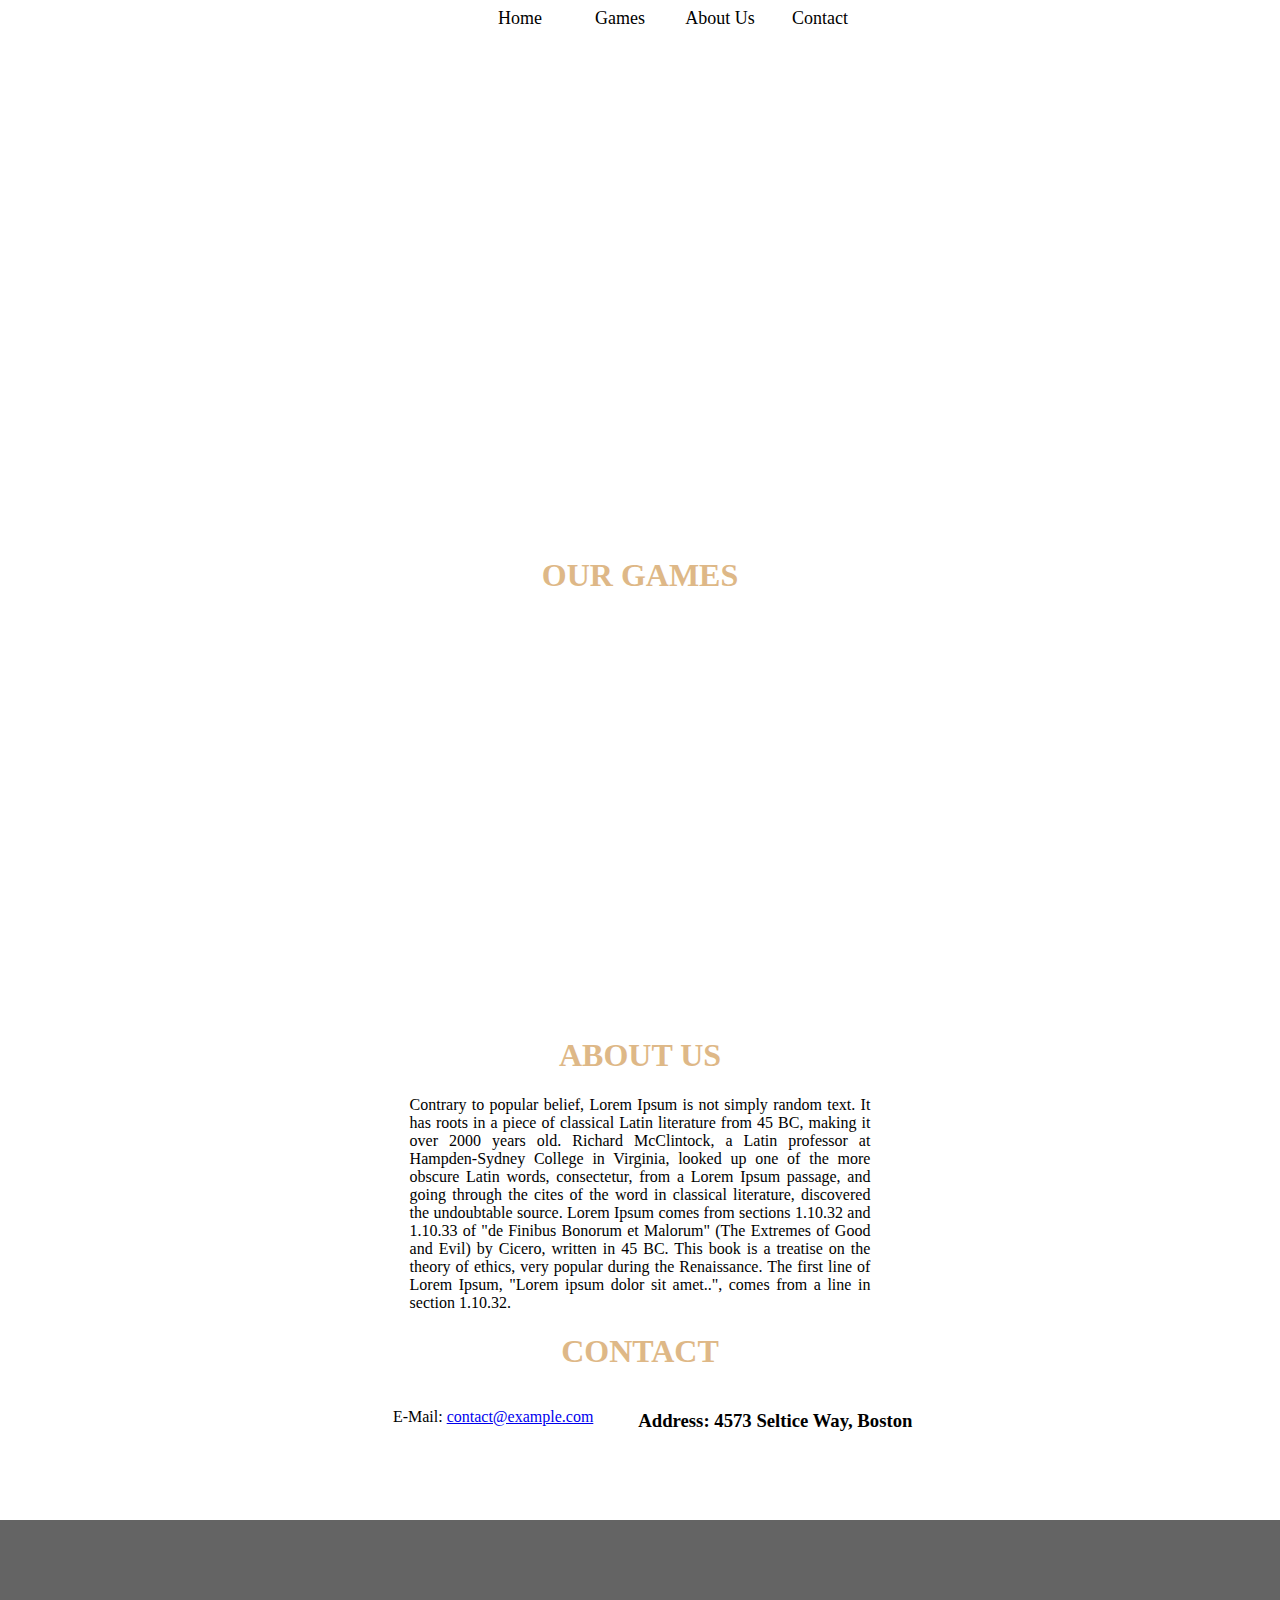
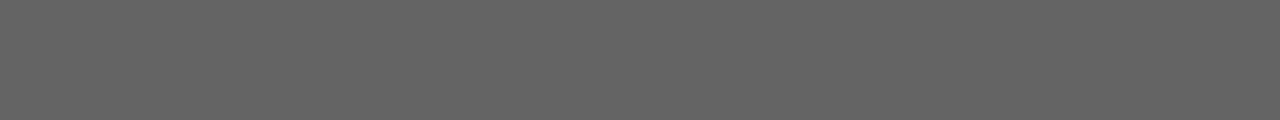
<file: gamedev-startup/index.html>
<!DOCTYPE html>
<html>
<head>
    <meta charset="utf-8" />
    <meta http-equiv="X-UA-Compatible" content="IE=edge">
    <title>Game Studio</title>
    <link rel="shortcut icon" href="favicon.png">
    <meta name="viewport" content="width=device-width, initial-scale=1">
    <link rel="stylesheet" type="text/css" media="screen" href="main.css" />
    <script src="main.js"></script>
</head>
<body>
    <div id="main">
        <div id="navbar">
            <div id="logo">
            </div>
            <div id="menubutton" onclick="scrollmenu()"></div>
            <div id="navbuttons">               
                <ul>
                    <li><a href="#contact">Contact</a></li>
                    <li><a href="#aboutus">About Us</a></li>
                    <li><a href="#ourgames">Games</a></li>
                    <li><a href="#welcome_section">Home</a></li>
                </ul>
            </div>
        </div>
        <div id="welcome_section">

        </div>
        <div id="ourgames">
            <h1>our games</h1>
            <div id="gallery">
                <div id="slider1" class="slides" ></div>
                <div id="slider2" class="slides" ></div>
                <div id="slider3" class="slides" ></div>
            </div>
        </div>
        <div id="aboutus">
            <h1>about us</h1>
            <p>Contrary to popular belief, Lorem Ipsum is not simply random text. It has roots in a piece of classical Latin literature from 45 BC, making it over 2000 years old. Richard McClintock, a Latin professor at Hampden-Sydney College in Virginia, looked up one of the more obscure Latin words, consectetur, from a Lorem Ipsum passage, and going through the cites of the word in classical literature, discovered the undoubtable source. Lorem Ipsum comes from sections 1.10.32 and 1.10.33 of "de Finibus Bonorum et Malorum" (The Extremes of Good and Evil) by Cicero, written in 45 BC. This book is a treatise on the theory of ethics, very popular during the Renaissance. The first line of Lorem Ipsum, "Lorem ipsum dolor sit amet..", comes from a line in section 1.10.32.</p>
        </div>
        <div id="contact">
            <h1>contact</h1>
            <div class="contactinfo">
                <p>E-Mail:
                <a href="mailto:contact@example.com">contact@example.com</a></p>
            </div>
            <div class="contactinfo">
                <h3>Address: 4573 Seltice Way, Boston</h3>
            </div>
        </div>
        
    </div>
    <div id="footer">

    </div>
</body>
</html>
</file>
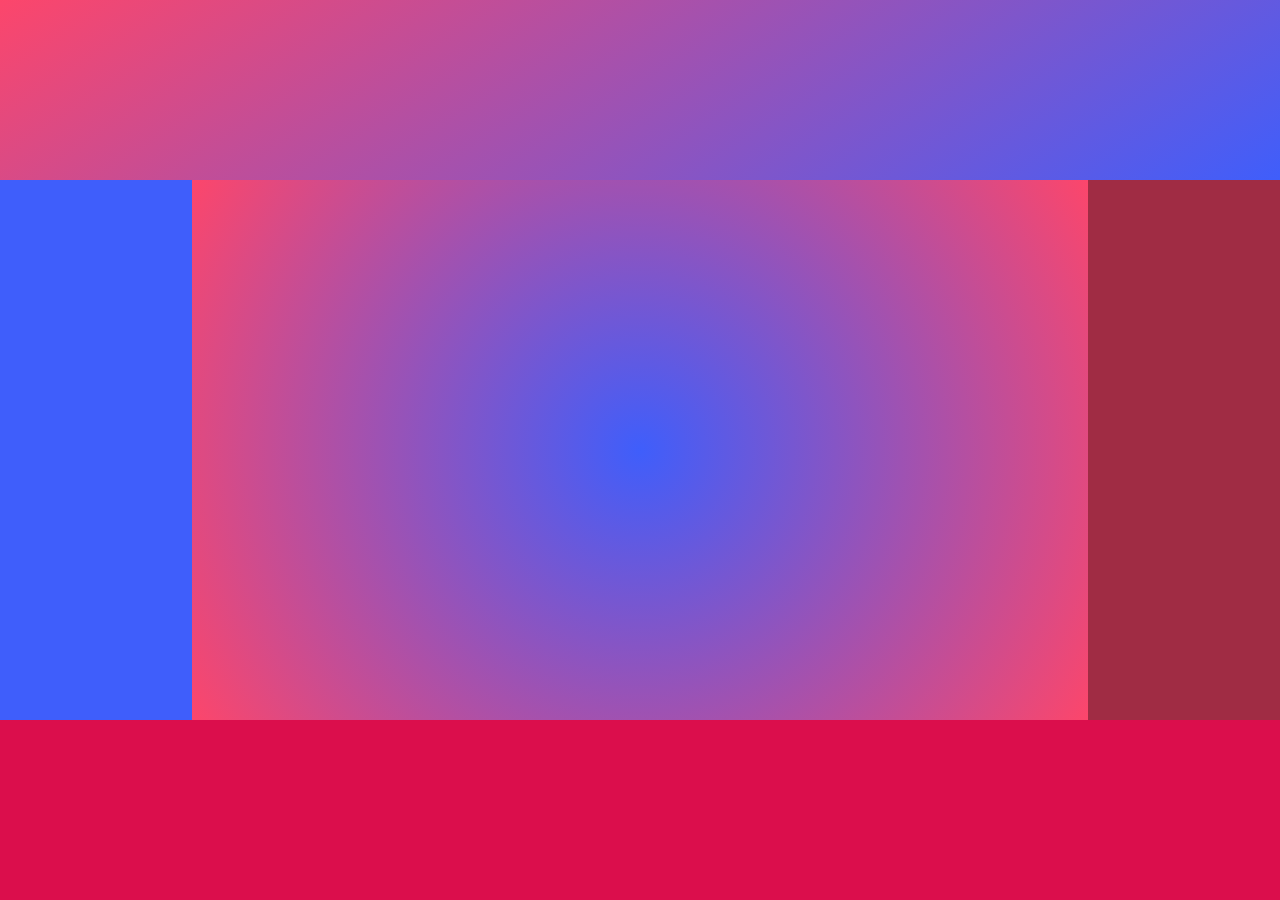
<file: l1/index.html>
<!DOCTYPE html>
<html lang="en">
<head>
    <meta charset="UTF-8">
    <meta name="viewport" content="width=device-width, initial-scale=1.0">
    <meta http-equiv="X-UA-Compatible" content="ie=edge">
    <title>My "First" web page</title>
    <link rel="stylesheet" href="style.css">
</head>
<body>
    <div id="wrapper">
        <div id="top">

        </div>
        <div id="middle">
            <div id="mleft">

            </div>
            <div id="mcenter">

            </div>
            <div id="mright">

            </div>
        </div>
        <div id="bottom">

        </div>
    </div>
</body>
</html>
</file>
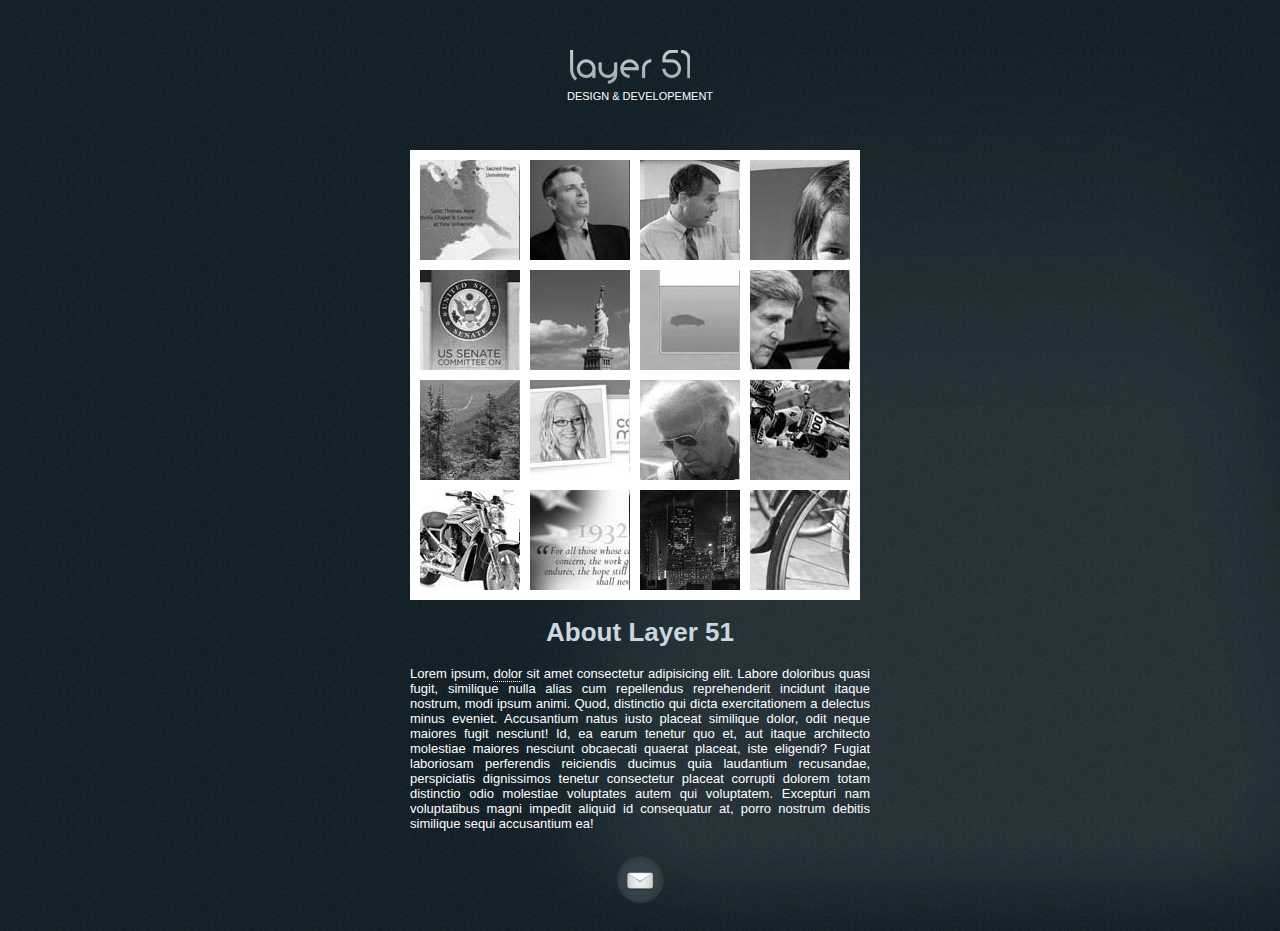
<file: l3/index.html>
<!DOCTYPE html>
<html lang="en">
<head>
    <meta charset="UTF-8">
    <title>Layer 51</title>
    <link rel="stylesheet" href="style.css" type="text/css">
    <script src="images.js"></script>
</head>
<body>
    <div id="wrapper">
        <div id="logo">
            <div>
            <img src="layer51/logo.jpg"><br>
            <span>design & developement</span>
            </div>
        </div>
        <div id="images">
            <div id="container">
                <div class="image 1"></div>
                <div class="image 2"></div>
                <div class="image 3"></div>
                <div class="image 4"></div>
                <div class="image 5"></div>
                <div class="image 6"></div>
                <div class="image 7"></div>
                <div class="image 8"></div>
                <div class="image 9"></div>
                <div class="image 10"></div>
                <div class="image 11"></div>
                <div class="image 12"></div>
                <div class="image 13"></div>
                <div class="image 14"></div>
                <div class="image 15"></div>
                <div class="image 16"></div>
            </div>
        </div>
        <div id="aboutus">
            <h1>About Layer 51</h1>
            Lorem ipsum, <span class="dotted-underline">dolor</span> sit amet consectetur adipisicing elit. Labore doloribus quasi fugit, similique nulla alias cum repellendus reprehenderit incidunt itaque nostrum, modi ipsum animi. Quod, distinctio qui dicta exercitationem a delectus minus eveniet. Accusantium natus iusto placeat similique dolor, odit neque maiores fugit nesciunt! Id, ea earum tenetur quo et, aut itaque architecto molestiae maiores nesciunt obcaecati quaerat placeat, iste eligendi? Fugiat laboriosam perferendis reiciendis ducimus quia laudantium recusandae, perspiciatis dignissimos tenetur consectetur placeat corrupti dolorem totam distinctio odio molestiae voluptates autem qui voluptatem. Excepturi nam voluptatibus magni impedit aliquid id consequatur at, porro nostrum debitis similique sequi accusantium ea!
        </div>
        <div id="mail">
            <a href="mailto:admin@example.com">
                <img src="layer51/mail.png">
            </a>
        </div>
    </div>
</body>
</html>
</file>
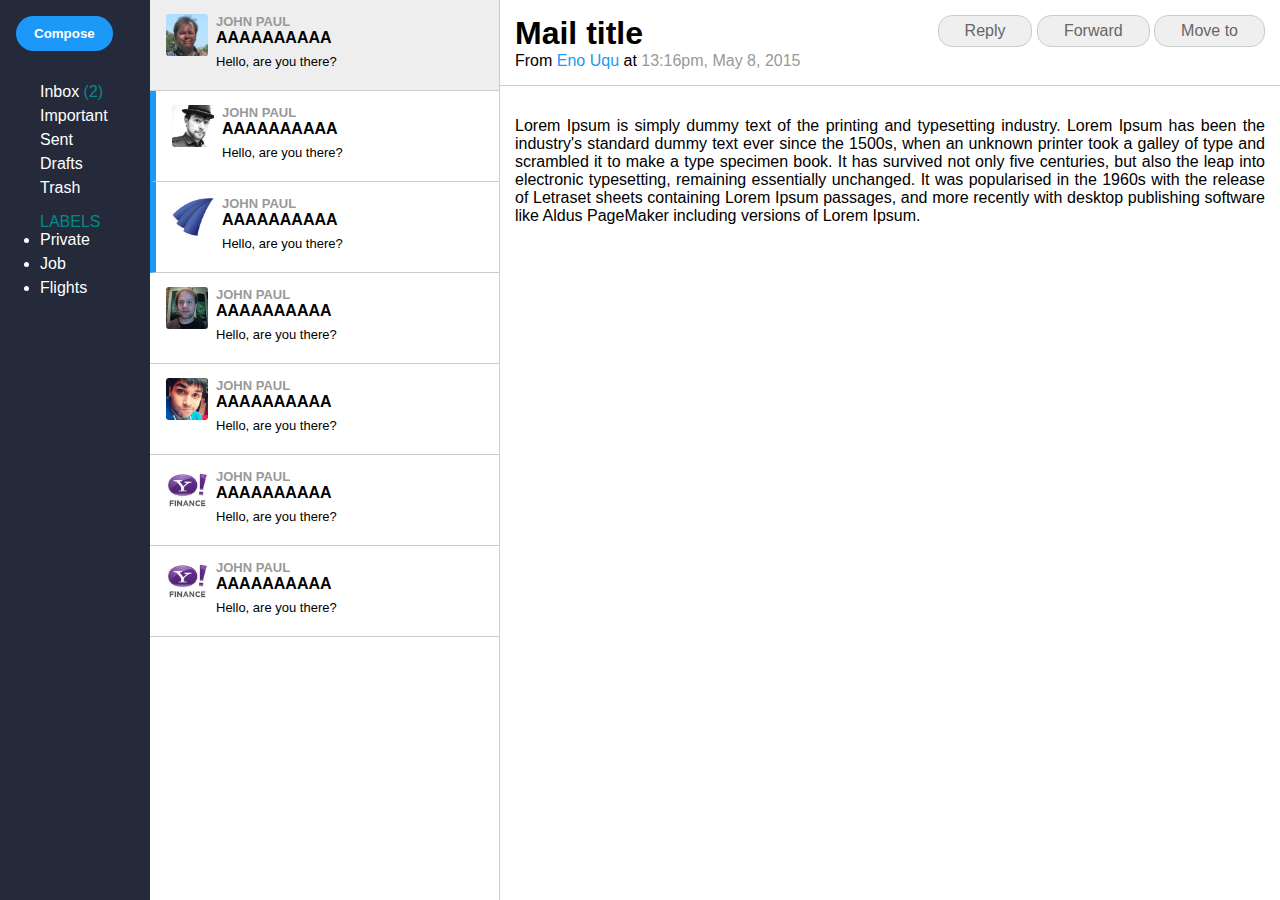
<file: l4/index.html>
<!DOCTYPE html>
<html lang="en">
<head>
    <meta charset="UTF-8">
    <meta name="viewport" content="width=device-width, initial-scale=1.0">
    <meta http-equiv="X-UA-Compatible" content="ie=edge">
    <title>Web Mail</title>
    <link href="style.css" rel="stylesheet" >
</head>
<body>
    <div id="container">
        <div id="menu">
            <div id="button-list">
                <div id="btncompose">
                    <button id="compose">
                        Compose
                    </button>
                </div>
                <ul id="firstlist">
                    <li>Inbox <span style="color: darkcyan">(2)</span></li>
                    <li>Important</li>
                    <li>Sent</li>
                    <li>Drafts</li>
                    <li>Trash</li>
                </ul>
                <ul id="secondlist">
                    <label style="color: darkcyan">LABELS</label>
                    <li>Private</li>
                    <li>Job</li>
                    <li>Flights</li>
                </ul>
            </div>
        </div>
        <div id="msg">
            <div class="msg-l">
                <div class="avatar">
                    <img src="avatary/p1.png">
                </div>
                <div class="person-info">
                    <div class="name-surname">John Paul</div>
                    <div class="title">AAAAAAAAAA</div>
                    <div class="preview">Hello, are you there?</div>
                </div>
            </div>
            <div class="msg-l">
                <div class="avatar">
                    <img src="avatary/p2.png">
                </div>
                <div class="person-info">
                    <div class="name-surname">John Paul</div>
                    <div class="title">AAAAAAAAAA</div>
                    <div class="preview">Hello, are you there?</div>
                </div>
            </div>
            <div class="msg-l">
                <div class="avatar">
                    <img src="avatary/p3.png">
                </div>
                <div class="person-info">
                    <div class="name-surname">John Paul</div>
                    <div class="title">AAAAAAAAAA</div>
                    <div class="preview">Hello, are you there?</div>
                </div>
            </div>
            <div class="msg-l">
                <div class="avatar">
                    <img src="avatary/p4.png">
                </div>
                <div class="person-info">
                    <div class="name-surname">John Paul</div>
                    <div class="title">AAAAAAAAAA</div>
                    <div class="preview">Hello, are you there?</div>
                </div>
            </div>
            <div class="msg-l">
                <div class="avatar">
                    <img src="avatary/p5.png">
                </div>
                <div class="person-info">
                    <div class="name-surname">John Paul</div>
                    <div class="title">AAAAAAAAAA</div>
                    <div class="preview">Hello, are you there?</div>
                </div>
            </div>
            <div class="msg-l">
                <div class="avatar">
                    <img src="avatary/p6.png">
                </div>
                <div class="person-info">
                    <div class="name-surname">John Paul</div>
                    <div class="title">AAAAAAAAAA</div>
                    <div class="preview">Hello, are you there?</div>
                </div>
            </div>
            <div class="msg-l">
                <div class="avatar">
                    <img src="avatary/p6.png">
                </div>
                <div class="person-info">
                    <div class="name-surname">John Paul</div>
                    <div class="title">AAAAAAAAAA</div>
                    <div class="preview">Hello, are you there?</div>
                </div>
            </div>
        </div>
        <div id="msg-content">
            <div class="mail">
                <div id="mail-header">
                    <div id="mail-title">
                        <b>Mail title</b>
                        <p>From <span class="from">Eno Uqu</span> at <span class="timestamp">13:16pm, May 8, 2015</span></p>
                    </div>
                    <div id="mail-buttons">
                        <button class="mail-bttn">Reply</button>
                        <button class="mail-bttn">Forward</button>
                        <button class="mail-bttn">Move to</button>
                    </div>
                </div>
                <div class="content">
                    <p>Lorem Ipsum is simply dummy text of the printing and typesetting industry. Lorem Ipsum has been the industry's standard dummy text ever since the 1500s, when an unknown printer took a galley of type and scrambled it to make a type specimen book. It has survived not only five centuries, but also the leap into electronic typesetting, remaining essentially unchanged. It was popularised in the 1960s with the release of Letraset sheets containing Lorem Ipsum passages, and more recently with desktop publishing software like Aldus PageMaker including versions of Lorem Ipsum.</p>
                </div>
            </div>
        </div>
    </div>
</body>
</html>
</file>
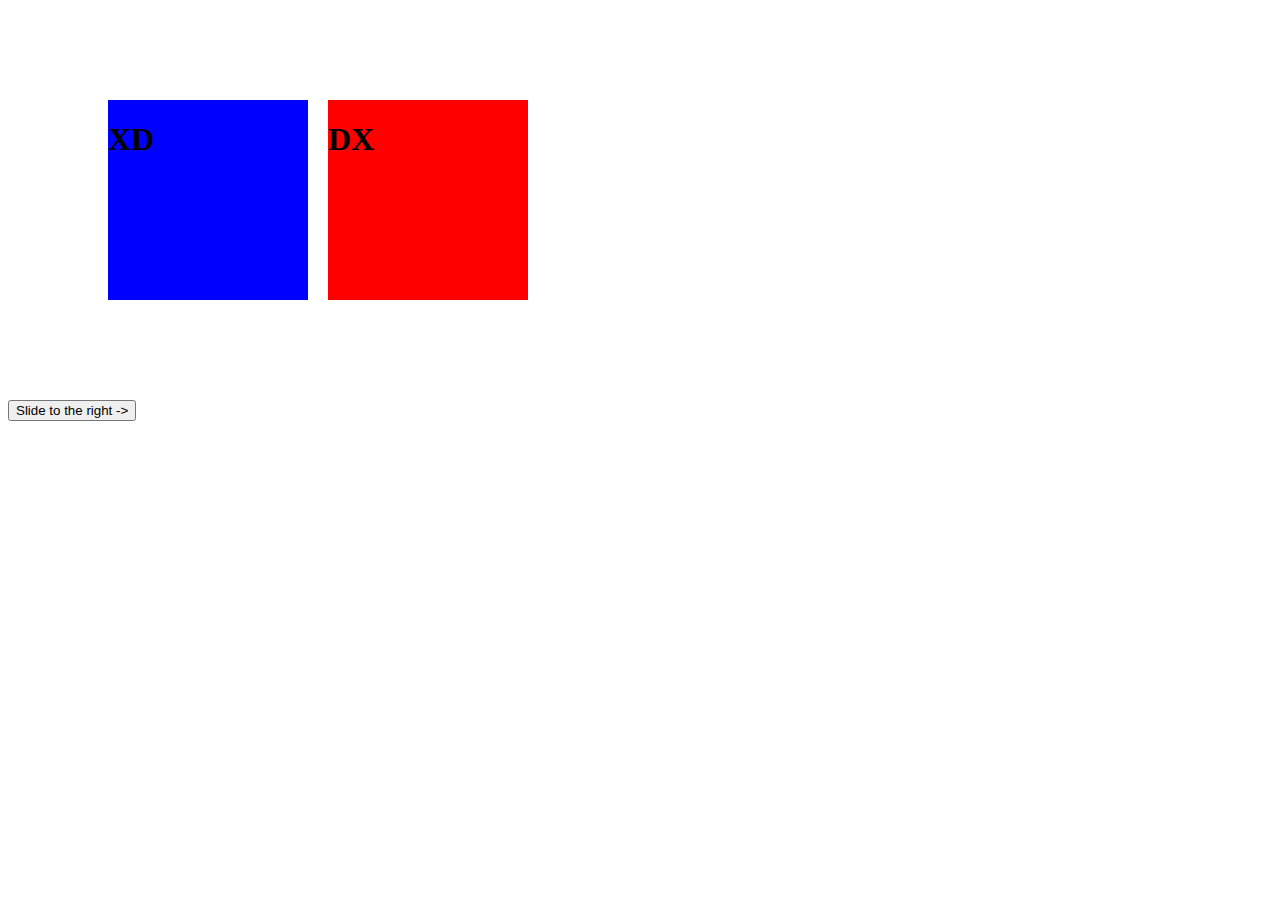
<file: l6/index.html>
<!DOCTYPE html>
<html lang="en">
<head>
    <meta charset="UTF-8">
    <meta name="viewport" content="width=device-width, initial-scale=1.0">
    <meta http-equiv="X-UA-Compatible" content="ie=edge">
    <link rel="stylesheet" href="style.css">
    <script src="script.js"></script>
    <title>Slider</title>
</head>
<body>
    <div id="main" class="wrapper">
        <div id="left-sticker" class="sticker" style="--order:-1">
            <h1>XD</h1>
        </div>
        <div id="right-sticker" class="sticker" style="--order:1">
            <h1>DX</h1>
        </div>
    </div>
    <button id="slider" onclick="slide()" style="--isright:1">
        Slide to the right ->
    </button>
</body>
</html>
</file>
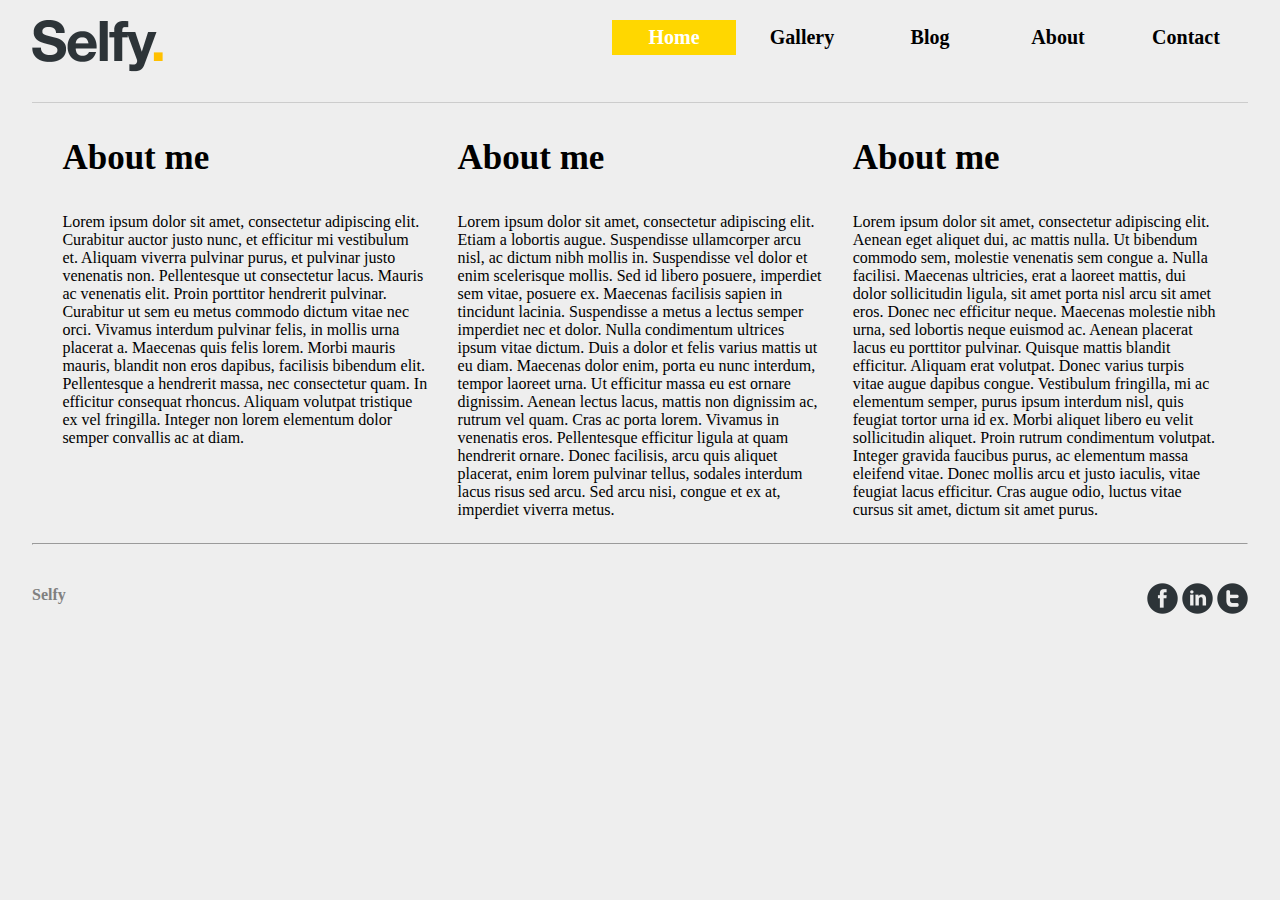
<file: site-template/index.html>
<!DOCTYPE html>
<html>
<head>
    <meta charset="utf-8" />
    <meta http-equiv="X-UA-Compatible" content="IE=edge">
    <title>Selfy | Home</title>
    <meta name="viewport" content="width=device-width, initial-scale=1">
    <link rel="stylesheet" type="text/css" media="screen" href="main.css" />
    <script src="main.js"></script>
</head>
<body>
    <div id="main">
        <div id="navbar">
            <div id="logo">
            </div>
            <div id="navbuttons" class="normalbuttons">
                <div class="navbut active">
                    <a href="index.html">Home</a>
                </div>
                <div class="navbut">
                    <a href="gallery.html">Gallery</a>
                </div>
                <div class="navbut">
                    <a href="blog.html">Blog</a>
                </div>
                <div class="navbut">
                    <a href="about.html">About</a>
                </div>
                <div class="navbut">
                    <a href="contact.html">Contact</a>
                </div>
            </div>
            <div class="squeezedbuttons">
                <select onchange="location = this.value;">
                    <option value="index.html">Home</option>
                    <option value="gallery.html">Gallery</option>
                    <option value="blog.html">Blog</option>
                    <option value="about.html">About</option>
                    <option value="contact.html">Contact</option>
                </select>
            </div>
        </div>
        <div id="content">
            <div id="homecontent">
                <div class="homecontent">
                    <p class="mediumtext">About me</p>
                    <p class="smalltext">Lorem ipsum dolor sit amet, consectetur adipiscing elit. Curabitur auctor justo nunc, et efficitur mi vestibulum et. Aliquam viverra pulvinar purus, et pulvinar justo venenatis non. Pellentesque ut consectetur lacus. Mauris ac venenatis elit. Proin porttitor hendrerit pulvinar. Curabitur ut sem eu metus commodo dictum vitae nec orci. Vivamus interdum pulvinar felis, in mollis urna placerat a. Maecenas quis felis lorem. Morbi mauris mauris, blandit non eros dapibus, facilisis bibendum elit. Pellentesque a hendrerit massa, nec consectetur quam. In efficitur consequat rhoncus. Aliquam volutpat tristique ex vel fringilla. Integer non lorem elementum dolor semper convallis ac at diam.</p>
                </div>
                <div class="homecontent">
                    <p class="mediumtext">About me</p>
                    <p class="smalltext">Lorem ipsum dolor sit amet, consectetur adipiscing elit. Etiam a lobortis augue. Suspendisse ullamcorper arcu nisl, ac dictum nibh mollis in. Suspendisse vel dolor et enim scelerisque mollis. Sed id libero posuere, imperdiet sem vitae, posuere ex. Maecenas facilisis sapien in tincidunt lacinia. Suspendisse a metus a lectus semper imperdiet nec et dolor. Nulla condimentum ultrices ipsum vitae dictum. Duis a dolor et felis varius mattis ut eu diam. Maecenas dolor enim, porta eu nunc interdum, tempor laoreet urna. Ut efficitur massa eu est ornare dignissim. Aenean lectus lacus, mattis non dignissim ac, rutrum vel quam. Cras ac porta lorem. Vivamus in venenatis eros. Pellentesque efficitur ligula at quam hendrerit ornare. Donec facilisis, arcu quis aliquet placerat, enim lorem pulvinar tellus, sodales interdum lacus risus sed arcu. Sed arcu nisi, congue et ex at, imperdiet viverra metus.</p>
                </div>
                <div class="homecontent">
                    <p class="mediumtext">About me</p>
                    <p class="smalltext">Lorem ipsum dolor sit amet, consectetur adipiscing elit. Aenean eget aliquet dui, ac mattis nulla. Ut bibendum commodo sem, molestie venenatis sem congue a. Nulla facilisi. Maecenas ultricies, erat a laoreet mattis, dui dolor sollicitudin ligula, sit amet porta nisl arcu sit amet eros. Donec nec efficitur neque. Maecenas molestie nibh urna, sed lobortis neque euismod ac. Aenean placerat lacus eu porttitor pulvinar. Quisque mattis blandit efficitur. Aliquam erat volutpat. Donec varius turpis vitae augue dapibus congue. Vestibulum fringilla, mi ac elementum semper, purus ipsum interdum nisl, quis feugiat tortor urna id ex. Morbi aliquet libero eu velit sollicitudin aliquet. Proin rutrum condimentum volutpat. Integer gravida faucibus purus, ac elementum massa eleifend vitae. Donec mollis arcu et justo iaculis, vitae feugiat lacus efficitur. Cras augue odio, luctus vitae cursus sit amet, dictum sit amet purus.</p>
                </div>
            </div>
        </div>
        <hr>
        <div id="footer">
            <div class="foot left">Selfy</div>
            <div class="foot right">
                <a href="#"><img src="images/icon-facebook@2x.png"></a>
                <a href="#"><img src="images/icon-linkedin@2x.png"></a>
                <a href="#"><img src="images/icon-twitter@2x.png"></a>
            </div>
        </div>
    </div>
</body>
</html>
</file>
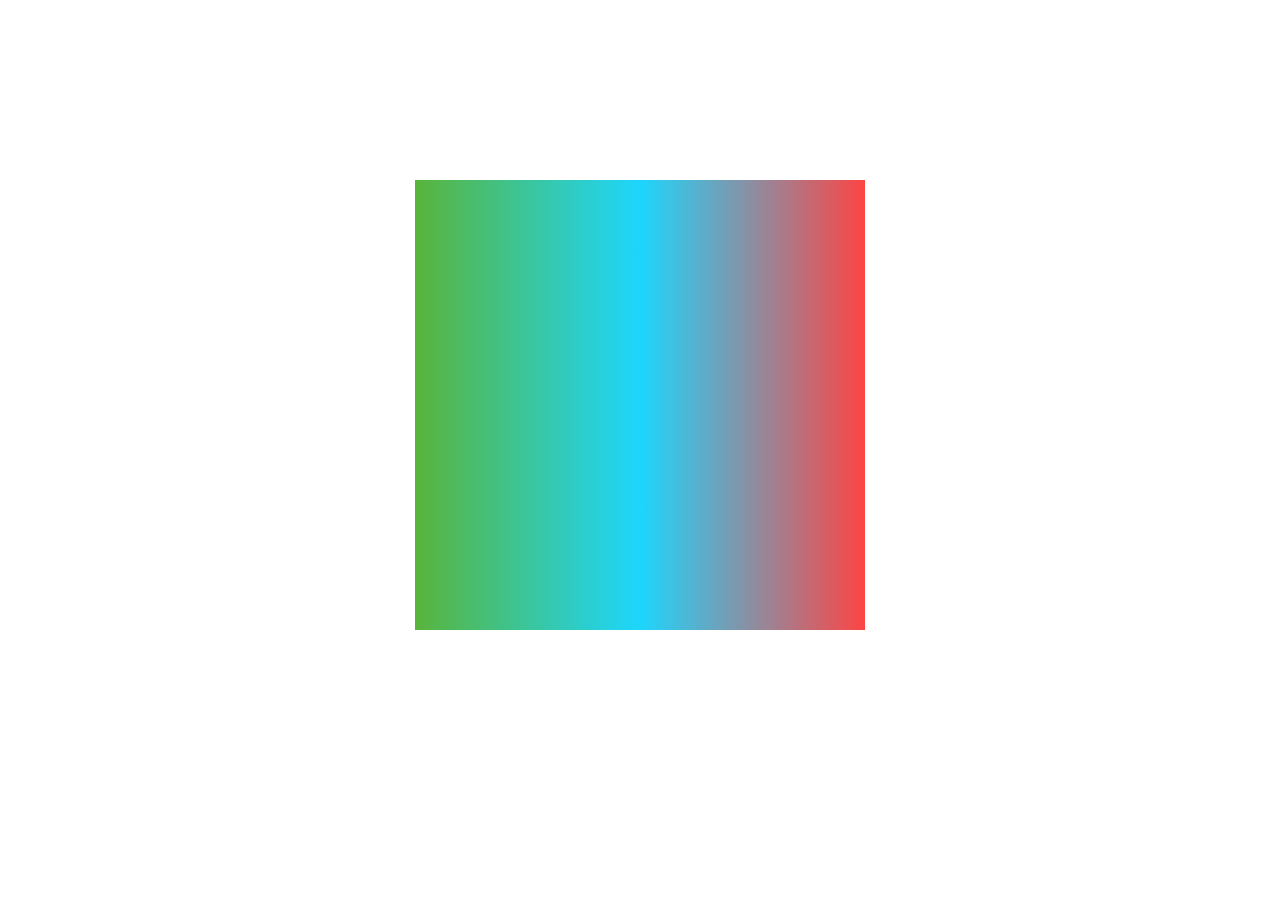
<file: l2/portal.html>
<!DOCTYPE html>
<html>
<head>
    <meta charset="utf-8" />
    <meta http-equiv="X-UA-Compatible" content="IE=edge">
    <title>Portal</title>
    <meta name="viewport" content="width=device-width, initial-scale=1">
    <link rel="stylesheet" type="text/css" media="screen" href="portal.css" />
</head>
<body>
    <div></div>
</body>
</html>
</file>
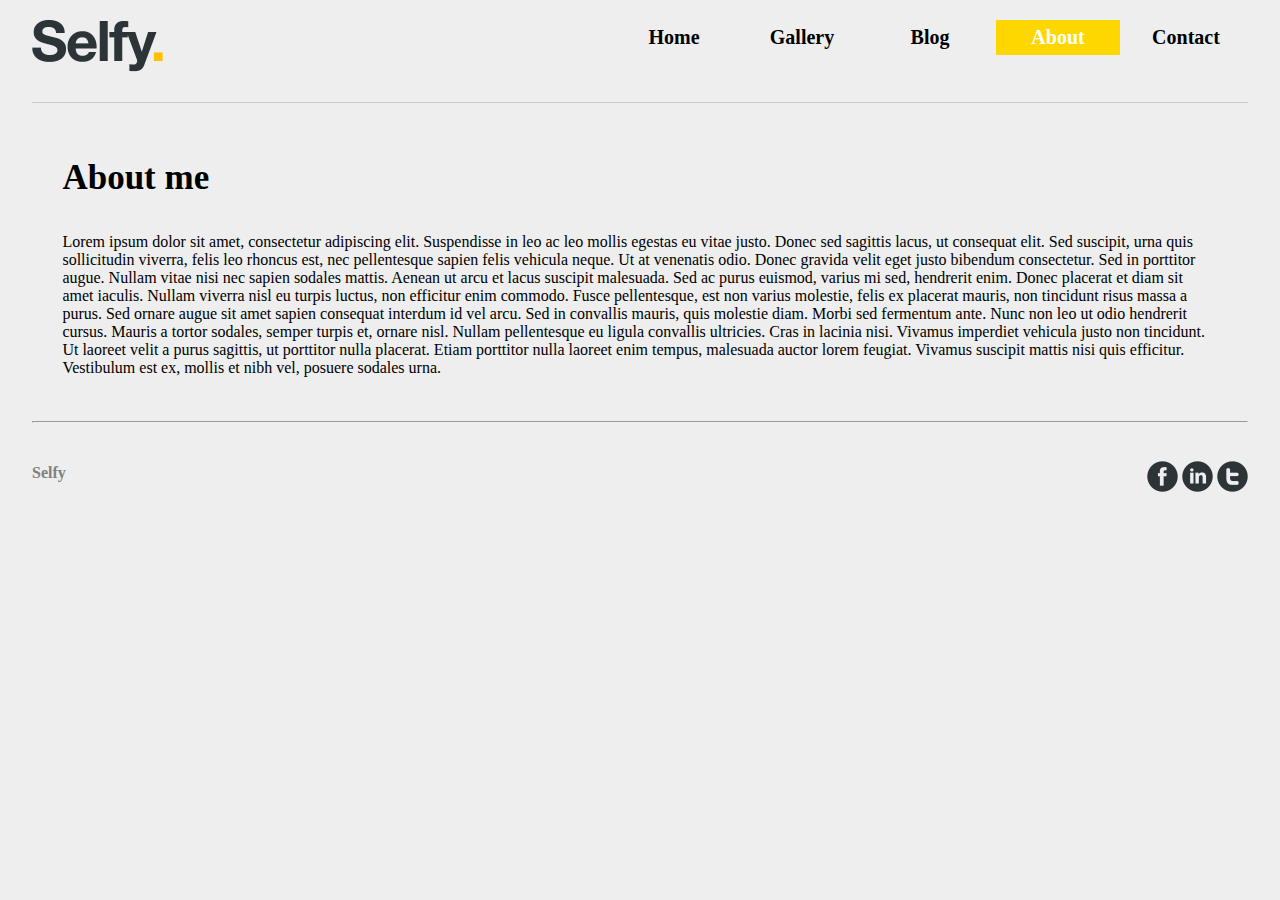
<file: site-template/about.html>
<!DOCTYPE html>
<html>
<head>
    <meta charset="utf-8" />
    <meta http-equiv="X-UA-Compatible" content="IE=edge">
    <title>Selfy | About</title>
    <meta name="viewport" content="width=device-width, initial-scale=1">
    <link rel="stylesheet" type="text/css" media="screen" href="main.css" />
    <script src="main.js"></script>
</head>
<body>
    <div id="main">
        <div id="navbar">
            <div id="logo">
            </div>
            <div id="navbuttons" class="normalbuttons">
                <div class="navbut">
                    <a href="index.html">Home</a>
                </div>
                <div class="navbut">
                    <a href="gallery.html">Gallery</a>
                </div>
                <div class="navbut">
                    <a href="blog.html">Blog</a>
                </div>
                <div class="navbut active">
                    <a href="about.html">About</a>
                </div>
                <div class="navbut">
                    <a href="contact.html">Contact</a>
                </div>
            </div>
            <div class="squeezedbuttons">
                <select onchange="location = this.value;">
                    <option value="index.html">Home</option>
                    <option value="gallery.html">Gallery</option>
                    <option value="blog.html">Blog</option>
                    <option value="about.html">About</option>
                    <option value="contact.html">Contact</option>
                </select>
            </div>
        </div>
        <div id="main">
            <p class="mediumtext">About me</p>
            <p class="smalltext">Lorem ipsum dolor sit amet, consectetur adipiscing elit. Suspendisse in leo ac leo mollis egestas eu vitae justo. Donec sed sagittis lacus, ut consequat elit. Sed suscipit, urna quis sollicitudin viverra, felis leo rhoncus est, nec pellentesque sapien felis vehicula neque. Ut at venenatis odio. Donec gravida velit eget justo bibendum consectetur. Sed in porttitor augue. Nullam vitae nisi nec sapien sodales mattis. Aenean ut arcu et lacus suscipit malesuada. Sed ac purus euismod, varius mi sed, hendrerit enim. Donec placerat et diam sit amet iaculis. Nullam viverra nisl eu turpis luctus, non efficitur enim commodo.

                    Fusce pellentesque, est non varius molestie, felis ex placerat mauris, non tincidunt risus massa a purus. Sed ornare augue sit amet sapien consequat interdum id vel arcu. Sed in convallis mauris, quis molestie diam. Morbi sed fermentum ante. Nunc non leo ut odio hendrerit cursus. Mauris a tortor sodales, semper turpis et, ornare nisl. Nullam pellentesque eu ligula convallis ultricies. Cras in lacinia nisi. Vivamus imperdiet vehicula justo non tincidunt. Ut laoreet velit a purus sagittis, ut porttitor nulla placerat. Etiam porttitor nulla laoreet enim tempus, malesuada auctor lorem feugiat. Vivamus suscipit mattis nisi quis efficitur. Vestibulum est ex, mollis et nibh vel, posuere sodales urna.</p>
        </div>
        <hr>
        <div id="footer">
            <div class="foot left">Selfy</div>
            <div class="foot right">
                <a href="#"><img src="images/icon-facebook@2x.png"></a>
                <a href="#"><img src="images/icon-linkedin@2x.png"></a>
                <a href="#"><img src="images/icon-twitter@2x.png"></a>
            </div>
        </div>
    </div>
</body>
</html>
</file>
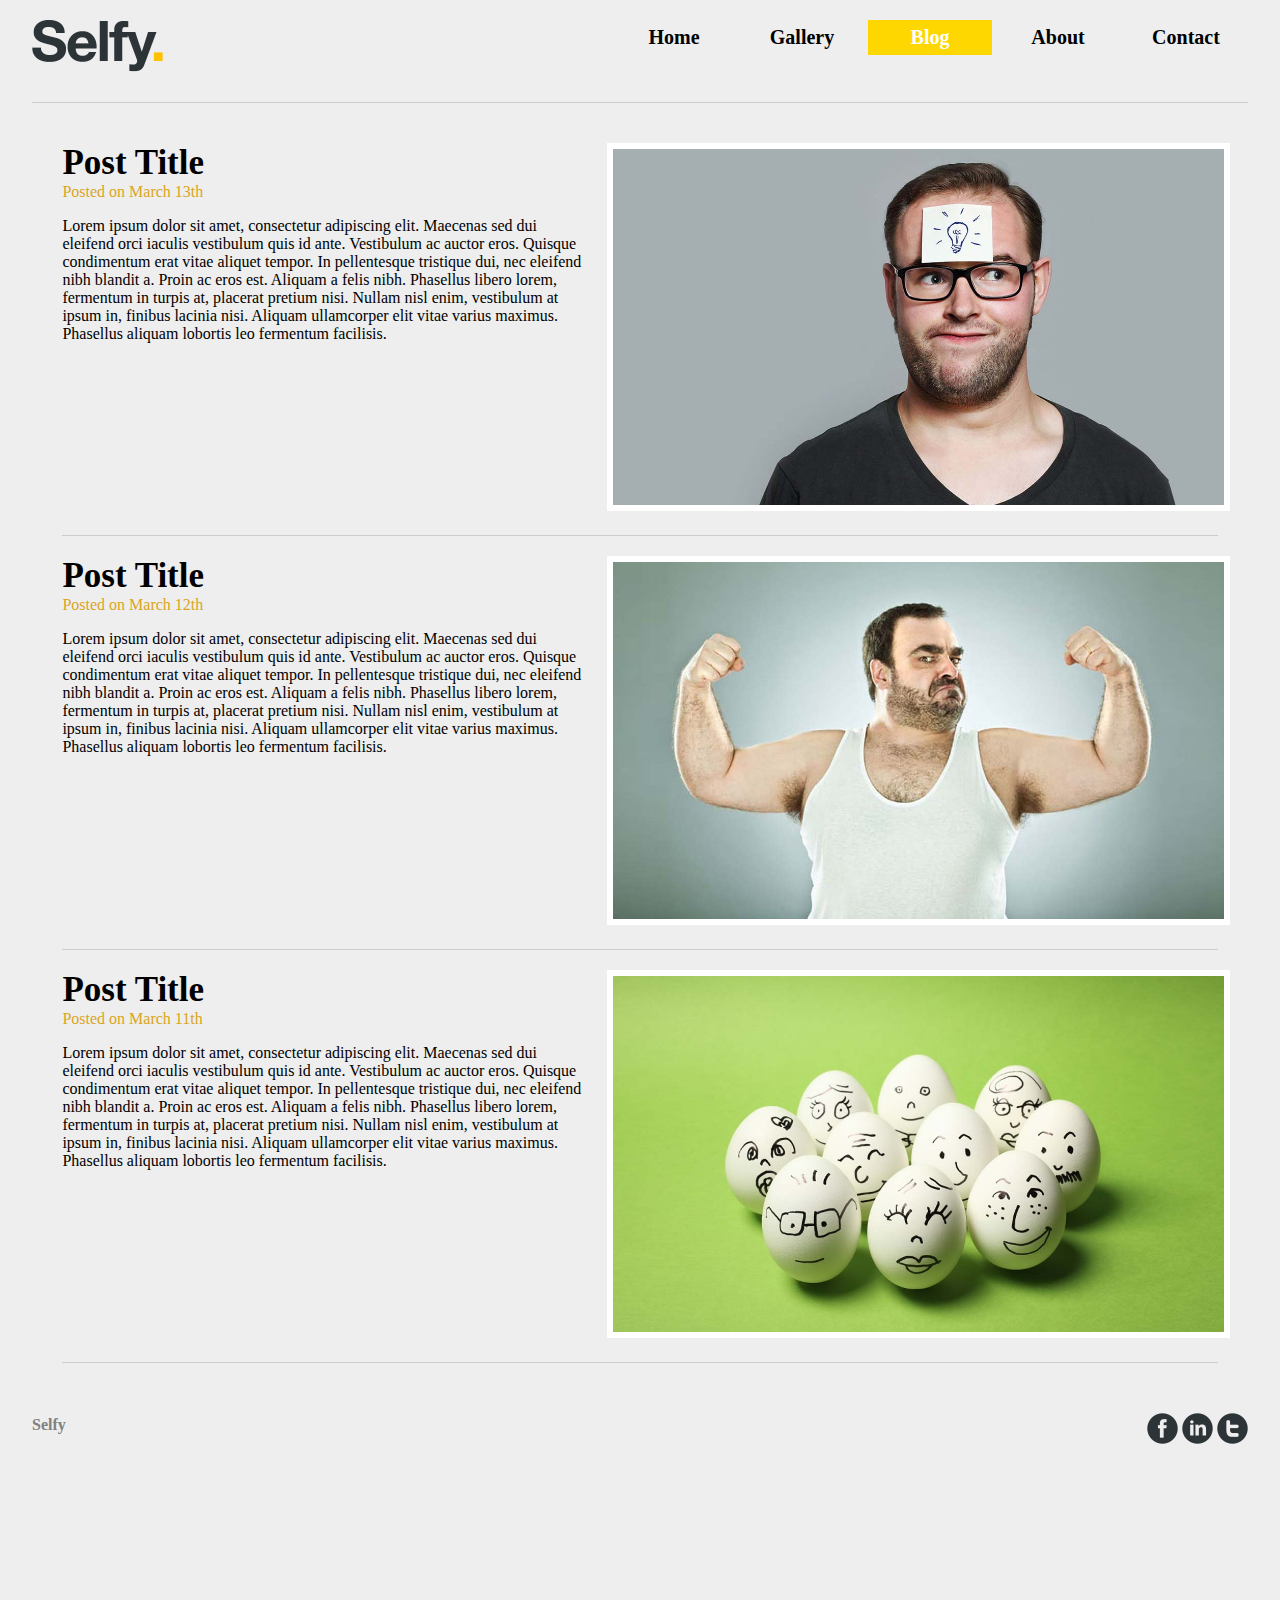
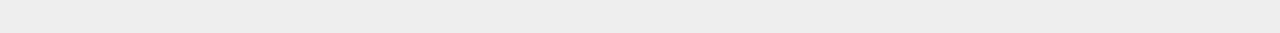
<file: site-template/blog.html>
<!DOCTYPE html>
<html>
<head>
    <meta charset="utf-8" />
    <meta http-equiv="X-UA-Compatible" content="IE=edge">
    <title>Selfy | Blog</title>
    <meta name="viewport" content="width=device-width, initial-scale=1">
    <link rel="stylesheet" type="text/css" media="screen" href="main.css" />
    <script src="main.js"></script>
</head>
<body>
    <div id="main">
        <div id="navbar">
            <div id="logo">
            </div>
            <div id="navbuttons" class="normalbuttons">
                <div class="navbut">
                    <a href="index.html">Home</a>
                </div>
                <div class="navbut">
                    <a href="gallery.html">Gallery</a>
                </div>
                <div class="navbut active">
                    <a href="blog.html">Blog</a>
                </div>
                <div class="navbut">
                    <a href="about.html">About</a>
                </div>
                <div class="navbut">
                    <a href="contact.html">Contact</a>
                </div>
            </div>
            <div class="squeezedbuttons">
                <select onchange="location = this.value;">
                    <option value="index.html">Home</option>
                    <option value="gallery.html">Gallery</option>
                    <option value="blog.html">Blog</option>
                    <option value="about.html">About</option>
                    <option value="contact.html">Contact</option>
                </select>
            </div>
        </div>
        <div id="main">
            <div id="posts">
                <div class="post">
                    <div class="textblock">
                        <p class="mediumtext posttitle">Post Title</p>
                        <p class="postdate">Posted on March 13th</p>
                        <p class="posttext">Lorem ipsum dolor sit amet, consectetur adipiscing elit. Maecenas sed dui eleifend orci iaculis vestibulum quis id ante. Vestibulum ac auctor eros. Quisque condimentum erat vitae aliquet tempor. In pellentesque tristique dui, nec eleifend nibh blandit a. Proin ac eros est. Aliquam a felis nibh. Phasellus libero lorem, fermentum in turpis at, placerat pretium nisi. Nullam nisl enim, vestibulum at ipsum in, finibus lacinia nisi. Aliquam ullamcorper elit vitae varius maximus. Phasellus aliquam lobortis leo fermentum facilisis.</p>
                    </div>
                    <div class="imageblock">
                        <img src="images/mock2.jpg">
                    </div>
                </div>
                <div class="post">
                        <div class="textblock">
                            <p class="mediumtext posttitle">Post Title</p>
                            <p class="postdate">Posted on March 12th</p>
                            <p class="posttext">Lorem ipsum dolor sit amet, consectetur adipiscing elit. Maecenas sed dui eleifend orci iaculis vestibulum quis id ante. Vestibulum ac auctor eros. Quisque condimentum erat vitae aliquet tempor. In pellentesque tristique dui, nec eleifend nibh blandit a. Proin ac eros est. Aliquam a felis nibh. Phasellus libero lorem, fermentum in turpis at, placerat pretium nisi. Nullam nisl enim, vestibulum at ipsum in, finibus lacinia nisi. Aliquam ullamcorper elit vitae varius maximus. Phasellus aliquam lobortis leo fermentum facilisis.</p>
                        </div>
                        <div class="imageblock">
                            <img src="images/mock3.jpg">
                        </div>
                    </div>
                    <div class="post">
                            <div class="textblock">
                                <p class="mediumtext posttitle">Post Title</p>
                                <p class="postdate">Posted on March 11th</p>
                                <p class="posttext">Lorem ipsum dolor sit amet, consectetur adipiscing elit. Maecenas sed dui eleifend orci iaculis vestibulum quis id ante. Vestibulum ac auctor eros. Quisque condimentum erat vitae aliquet tempor. In pellentesque tristique dui, nec eleifend nibh blandit a. Proin ac eros est. Aliquam a felis nibh. Phasellus libero lorem, fermentum in turpis at, placerat pretium nisi. Nullam nisl enim, vestibulum at ipsum in, finibus lacinia nisi. Aliquam ullamcorper elit vitae varius maximus. Phasellus aliquam lobortis leo fermentum facilisis.</p>
                            </div>
                            <div class="imageblock">
                                <img src="images/mock4.jpg">
                            </div>
                        </div>
            </div>
        </div>
        <div id="footer">
            <div class="foot left">Selfy</div>
            <div class="foot right">
                <a href="#"><img src="images/icon-facebook@2x.png"></a>
                <a href="#"><img src="images/icon-linkedin@2x.png"></a>
                <a href="#"><img src="images/icon-twitter@2x.png"></a>
            </div>
        </div>
    </div>
</body>
</html>
</file>
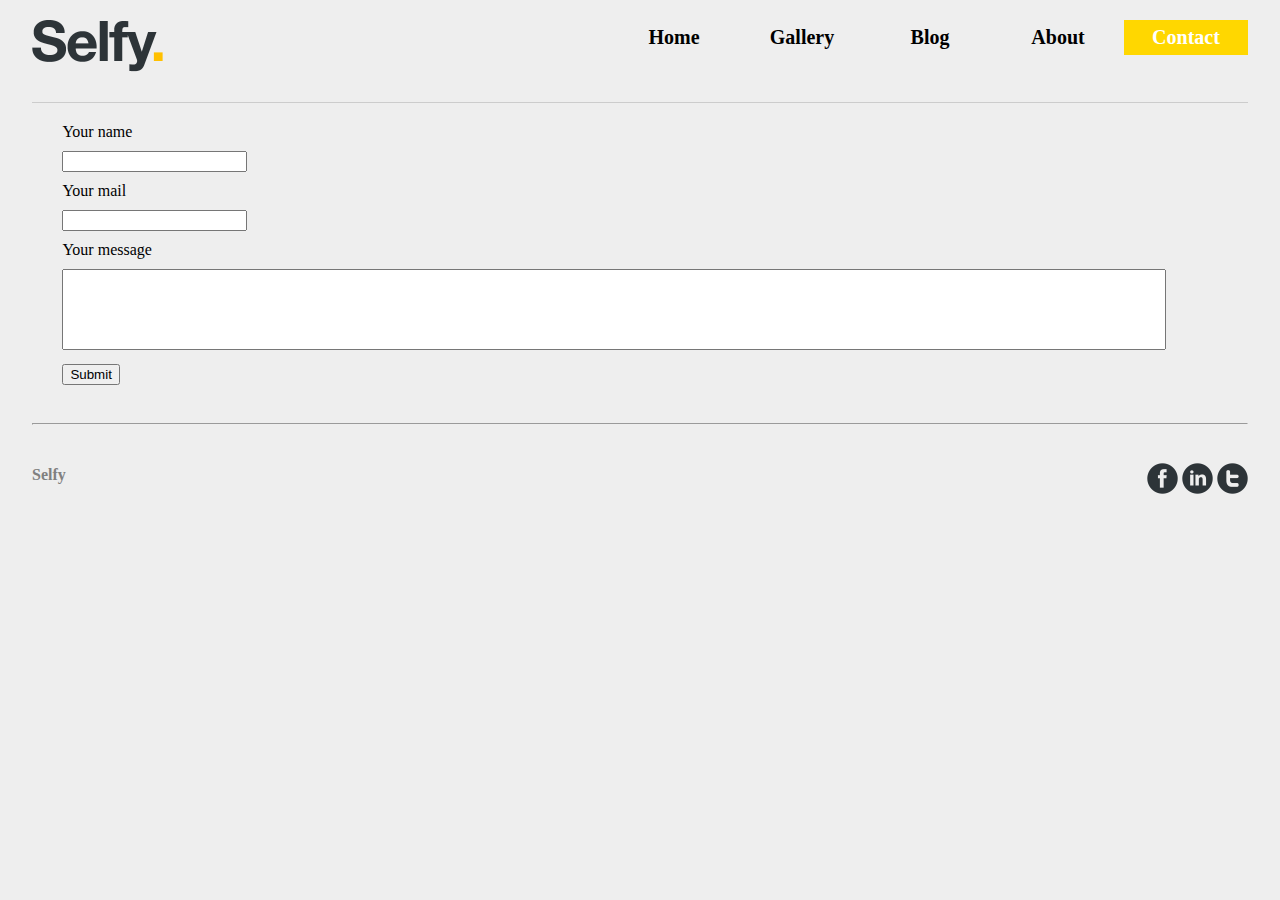
<file: site-template/contact.html>
<!DOCTYPE html>
<html>
<head>
    <meta charset="utf-8" />
    <meta http-equiv="X-UA-Compatible" content="IE=edge">
    <title>Selfy | Contact</title>
    <meta name="viewport" content="width=device-width, initial-scale=1">
    <link rel="stylesheet" type="text/css" media="screen" href="main.css" />
    <script src="main.js"></script>
</head>
<body>
    <div id="main">
        <div id="navbar">
            <div id="logo">
            </div>
            <div id="navbuttons" class="normalbuttons">
                <div class="navbut">
                    <a href="index.html">Home</a>
                </div>
                <div class="navbut">
                    <a href="gallery.html">Gallery</a>
                </div>
                <div class="navbut">
                    <a href="blog.html">Blog</a>
                </div>
                <div class="navbut">
                    <a href="about.html">About</a>
                </div>
                <div class="navbut active">
                    <a href="contact.html">Contact</a>
                </div>
            </div>
            <div class="squeezedbuttons">
                <select onchange="location = this.value;">
                    <option value="index.html">Home</option>
                    <option value="gallery.html">Gallery</option>
                    <option value="blog.html">Blog</option>
                    <option value="about.html">About</option>
                    <option value="contact.html">Contact</option>
                </select>
            </div>
        </div>
        <div id="main">
            <div id="contacter">
                <form>
                    <label for="name" class="smalltext">Your name</label><br>
                    <input type="text" name="name" id="formname"><br>
                    <label for="mail" class="smalltext">Your mail</label><br>
                    <input type="text" name="mail" id="formmail"><br>
                    <label for="message" class="smalltext">Your message</label><br> 
                    <textarea name="message" id="formmsg" rows="5" cols="20"></textarea><br>
                    <input type="submit">
                </form>
            </div>
        </div>
        <hr>
        <div id="footer">
            <div class="foot left">Selfy</div>
            <div class="foot right">
                <a href="#"><img src="images/icon-facebook@2x.png"></a>
                <a href="#"><img src="images/icon-linkedin@2x.png"></a>
                <a href="#"><img src="images/icon-twitter@2x.png"></a>
            </div>
        </div>
    </div>
</body>
</html>
</file>
<file: gamedev-startup/main.css>
body{
    margin: 0;
    padding: 0;
}
@media(max-width: 639px){
    :root {
        --compact: 1;
    }

    #navbuttons {
        --display: none;
        display: var(--display);
    }

    #menubutton {
        display: flex;
        width: 40px;
        height: 40px;
        background: url("https://icon-library.com/images/menu-icon/menu-icon-22.jpg");
        background-size: 100% 100%;
    }
}

@media(min-width: 640px){
    :root {
        --compact: 0;
    }
    #main {
        width: 90%;
        margin-right: auto;
        margin-left: auto;
    }

    #menubutton {
        display: none;
    }

    #navbuttons {
        display: inline;
    }

    #navbar {
        display: flex;
        width: 640px;
        margin-right: auto;
        margin-left: auto;      
    }
}

#navbar {
    position: sticky;
    top: 0;
    background-color: white;
}

#logo {
    width: 100px;   
    background: url("https://www.nicepng.com/png/detail/226-2260138_game-studio-logo-png.png");
    background-position: 50% 50%;
    background-size: 100% 100%;
    margin-right: 50px;
}

#navbuttons {
    position: sticky;
}

#navbuttons ul {
    list-style-type:none;
    padding:0;
    margin:0;
    text-align: center;
    font-size:18px;
    height:2em;
    line-height:2em;
}

#navbuttons li {
    float: right;
    width: 100px;
}

#navbuttons a {
    display:block;
    text-decoration:none;
    color:#000;
    padding:0 5px;
}

#navbuttons ul > li:hover {
    background-color: lightseagreen;
}

#navbuttons a:hover {
    color: tan;
}

#welcome_section {
    background: url("https://cdn.cnn.com/cnnnext/dam/assets/210414104643-homall-gaming-chair-1.jpg");
    height: 500px;
    background-position: 50% 50%;
    background-size: auto 400%;
    background-repeat: no-repeat;
    width: 100%;
}

h1{
    text-align: center;
    text-transform: uppercase;
    color: burlywood;
}

#gallery {
    width: 60%;
    height: 400px;
    margin-left: auto;
    margin-right: auto;
}

.slides {
    display: flex;
    float: left;
    width: 33%;
    height: 100%;
    
}
#slider1{
    background: url('https://www.leagueoflegends.com/static/open-graph-2e582ae9fae8b0b396ca46ff21fd47a8.jpg');
    background-position: 50% 50%;
    background-size: 100% 100%;
}

#slider2 {
    background: url('https://menworld.pl/wp-content/uploads/2019/11/csgo.jpg');
    background-position: 50% 50%;
    background-size: 100% 100%;
}

#slider3 {
    background: url('https://planetagracza.pl/wp-content/uploads/2021/07/minecraft-steve-alex-moby.jpg');
    background-position: 50% 50%;
    background-size: 100% 100%;
}

#gallery > img {
    width: 90%;
    height: 100%;
}

#aboutus {
    width: 40%;
    margin-left: auto;
    margin-right: auto;
}

#aboutus p {
    text-align: justify;
}
#contact {
    width: 50%;
    margin-left: auto;
    margin-right: auto; 
    margin-bottom: 150px;
}

.contactinfo {
    width: 49%;
    display: flex;
    float: left;
    justify-content: center;
   
}

#footer{
    width: 100%;
    height: 200px;
    background-color: rgb(100,100,100)
}
</file>
<file: l1/style.css>
body{
    padding: 0;
    margin: 0;
}
#wrapper{
    width: 100vw;
    height: 100vh;
}
#middle{
    padding: 0;
    margin: 0;
    width: 100%;
    height: 60%;
    display: flex;
}
#mleft, #mcenter, #mright {
    height: 100%;
    margin: 0; 
    display: inline-block
}
#top {
    height: 20%;
    width: 100%;
    background: linear-gradient(328deg, rgba(63,94,251,1) 0%, rgba(252,70,107,1) 100%);
}
#mleft {
    width: 15%;
    background: rgba(63,94,251,1);
}
#mcenter{
    width: 70%;
    background: radial-gradient(circle, rgba(63,94,251,1) 0%, rgba(252,70,107,1) 100%);
}
#mright{
    width: 15%;
    background: rgb(160, 44, 68); 
}
#bottom{
    height: 20%;
    background: rgb(219, 14, 76);
}
</file>
<file: l3/style.css>
/* 
czcionka: arial
kolor obramowania odnośnika #819791; 
szerokość strony: 460px
odstęp między zdjęciami w galerii: 10px;
nagłówek (About Layer 51): #cbd6df, brak pogrubienia
tekst podstawowy: 13px, wysokość wiersz 32px, wyrównanie: justify
kolor obramowania odnośnika: #819791
stopka: 11px, #444
*/
body {
    background-image: url("layer51/tlo.png");
    height: 100vh;
    width: 100vw;
    margin: 0;
    padding: 0;
    font-family: Arial;
    font-size: 13px;
    
}

#wrapper {
    width: 460px;
    margin-right: auto;
    margin-left: auto;
}

#wrapper > * {
    width: 100%;
}

#container{
    padding-top: 10px;
    padding-left: 10px; 
    width: 440px;
    background: rgb(255,255,255);
    height: 440px;
}

#logo{
    display: flex;
    height: 150px;
    align-items: center;
    justify-content: center;
    width: 100%;
}
#logo span{
    color: white;
    font-size: 11px;
    text-transform: uppercase;
}

.image {
    height: 100px;
    width: 100px;
    display: flex;
    float: left;
    margin-right: 10px; 
    margin-bottom: 10px;
}

#aboutus {
    color: white;
    text-align: justify;
}

#aboutus > h1{
    font: arial;
    text-decoration: none;
    color: #cbd6df;
    text-align: center;
}

.dotted-underline {
    border-bottom: 1px dotted white;
}
#mail{
    display: flex;
    height: 100px;
    align-items: center;
    justify-content: center;
    width: 100%;
}
</file>
<file: l4/style.css>
@media(max-width: 639px){
    #container{
        display: grid;
        grid-template-areas: "menu"
        "msg"
        "msg-content"; 
        grid-template-rows: auto auto auto; 
        font-family: Arial, Helvetica, sans-serif;
    }

    #menu{
        width: 100%;
    }
}

@media(min-width: 640px) and (max-width: 959px){
    #container{
        display: grid;
        grid-template-areas: "menu msg"
        "menu msg-content"; 
        grid-template-columns: 150px auto;
        grid-template-rows: 350px auto;
        font-family: Arial, Helvetica, sans-serif;
    }

    #menu{
        height: 100vh;
    }
}

@media(min-width: 960px){
    #container{
        display: grid;
        grid-template-areas: "menu msg msg-content";
        font-family: Arial, Helvetica, sans-serif;
        grid-template-columns: 150px 350px auto;
    }

    #menu{
        height: 100vh;
    }
}

body {
    padding: 0;
    margin: 0;
}

#menu{
    grid-area: menu;
    background-color: #252a3a;
    font-size: 16px;
    color: white;
    display: flex;
}

#firstlist > *, #secondlist > *{
    margin-bottom: 6px;
}

#btncompose{
    width: 100%;
    align-content: center;
}

#compose {
    border-radius: 20px;
    padding: 8px 16px;
    margin: 16px;
    color: white;
    font-weight: bold;
    border-color: rgba(0,0,0,0);
    background-color: #1B98F8;
}

#firstlist{
    list-style-type: none;
}

#firstlist *:hover{
    background-color: red;
}

#msg {
    grid-area: msg;
    overflow: scroll;
    border-right: #ccc 1px solid;
}

.msg-l {
    padding: 14px 16px;
    border-bottom: #ccc 1px solid;   
}

.avatar{
    display: inline-block;
    float: left;
    height: 100%;
}

.avatar *{
    display: inline-block;
    width: 42px;
    height: 42px;
    border-radius: 3px;
    margin-right: 8px;
}

.personal-info{
    display: inline-block;
    float: left;
}

.msg-l:nth-child(1){
    background-color: #eee;
}

.msg-l:nth-child(2), .msg-l:nth-child(3) {
    border-left: 6px #1B98F8 solid;
}

.name-surname{
    font-size: 13px;
    font-weight: bold;
    color: #999;
    text-transform: uppercase;
}

.title {
    font-size: 16px;
    font-weight: bold;
    color: black;
}

.preview {
    font-size: 13px;
    color: black;
    margin: 7px 0;
}

.mail {
    width: auto;
    height: auto;
}

.from {
    color: #1b98f8;
}

.timestamp {
    color: #999;
}

.content {
    font-size: 16px;
    margin: 16px 0;
}

.reply .move .forward {
    font-size: 16px;
    color: #666;
    padding: 6px 26px;
}

#msg-content{
    grid-area: msg-content;
}

#mail-header{
    width: 100%;
    border-bottom: #ccc 1px solid;
    overflow: auto;
}

#mail-title {
    display: inline-block;
    margin: 15px;
    width: 50%;
}

#mail-title > b {
    font-size: 32px;
    color: black;
}

#mail-title > p {
    font-size: 16px;
    margin: 0;
}

#mail-buttons{
    float: right;
    margin: 15px;
    display: inline-block;
}

.mail-bttn {
    font-size: 16px;
    color: #666;
    border: #ccc 1px solid;
    border-radius: 14px;
    padding: 6px 26px;
}

.content {
    text-align: justify;
    padding: 15px;
    margin: 0;
}
</file>
<file: l6/style.css>
.sticker {
    height: 200px;
    display: flex;
    width: 200px; 
}

#left-sticker{
    background-color: blue;
    margin-right: 20px;
    --direction: 1;
}

#right-sticker{
    background-color: red;
    --direction: -1;
}

#main{
    width: 420px;
    display: flex;
    margin-bottom: 100px;
    margin-left: 100px;
    margin-top: 100px;
}

.animation {
    --distance: 20px;
    animation: slide 0.65s;
    animation-fill-mode: both;
    animation-timing-function: linear;
}

@keyframes slide{
    from {
        transform: translateX(calc(var(--distance) * var(--direction)))
        scale(calc(1 + var(--order)*0.1));
        z-index:var(--order)
    }
    50% {
        transform: translateX(calc(var(--distance) * -1 * var(--direction))) 
        scale(1)
    }
    to {
        transform: translateX(calc(var(--distance) * var(--direction)))
        scale(calc(1 - var(--order)*0.1));
        z-index:calc(var(--order) * -1)
    }
}
</file>
<file: site-template/main.css>
@media(min-width: 820px){
    :root {
        --imgs-in-row: 3;
    }
    .squeezedbuttons {
        display: none;
    }
    .normalbuttons {
        display: block;
    }
    #homecontent {
        flex-direction: row;
    }
    .homecontent {
        width: 30%;
    }
    .post {
        flex-direction: row;
    }
    .textblock {
        width: 90%;
        margin-right: 20px;
    }
}

@media(max-width: 819px){
    :root {
        --images-in-row: 1;
    }
    .squeezedbuttons {
        display: block;
    }
    .normalbuttons {
        display: none;
    }
    #homecontent {
        flex-direction: column;
    }
    .homecontent {
        width: 100%;
    }
    .post {
        flex-direction: column;
    }
    .textblock {
        width: 100%;
    }
}

body {
    margin: 0;
    padding: 0;
    background-color: #eee;
}

#navbar {
    border-bottom: 1px solid #ccc;
    display: flex;
    width: 100%;
    justify-content: space-between;
    padding-bottom: 30px; 
}

#logo {
    display: inline-block;
    background: url("images/logo@2x.png");
    background-repeat: no-repeat;
    height: 52px;
    width: 131px;
    min-width: 131px;;
    background-position: 50% 50%;
    background-size: 100% 100%;
}

#main {
    width: 95%;
    max-width: 1280px;
    margin-right: auto;
    margin-left: auto;
    padding: 20px;
}

#homecontent {
    display: flex;
    justify-content: space-evenly;
}

.active {
    background-color: gold;
    color: white;
}

.navbut {
    display: inline-block;
    width: 100px;
    padding: 6px 12px;
    text-align: center;
    font-weight: 600;
    font-size: 1.25em;
}

.navbut:hover {
    background-color: #333;
    color: white;  
}

.navbut > a {
    text-decoration: none;
    color: inherit;
}

.navbut > a:visited {
    text-decoration: none;
    color: inherit;
}

#footer {
    height: 200px;
    padding-top: 30px; 
    display: flex;
    justify-content: space-between;
}

.left {
    font: 16px/24px 'robotoregular'; 
    color: gray;
    font-weight: 600;
}

.foot img{
    height: 31px;
    width: 31px;
}

.mediumtext {
    font-size: 35px;
    font-weight: 600;
}

.smalltext {
    font-size: 16px/24px;
}

.post {
    display: flex;
    justify-content: space-between;
    border-bottom: 1px solid #ccc;
    padding-bottom: 20px;
    margin-top: 20px;
}

.postdate {
    margin: 0;
    color: goldenrod;
}

.posttitle {
    margin: 0;
}

.imageblock > img {
    border: 6px solid white;
    width: 100%;
}

#imggallery {
    display: flex;
    align-content: space-evenly;
    justify-content: space-evenly;
    flex-wrap: wrap;
}

.img {
    min-width: 30%;
    max-width: calc(100% / var(--imgs-in-row));
    margin: 10px;
    border: 6px solid white;
}

.img > img {
    width: 100%;
}

#modal {
    position: fixed;
    left: 0;
    top: 0;
    width: 100%;
    height: 100%;
    background-color: rgba(16, 16, 16, 64);
    z-index: 10;
    align-content: center;
    justify-content: center;
}

#modalimg {
    max-width: 100%;
    max-height: 100%;
}

input {
    margin-top: 10px;
    margin-bottom: 10px;
}

textarea {
    resize: none;
    outline: none;
    width: 95%;
    margin-top: 10px;
}
</file>
<file: l2/portal.css>
div{
    background: linear-gradient(90deg, rgba(89,180,58,1) 0%, rgba(29,214,253,1) 50%, rgba(252,69,69,1) 100%);
    height: 50vh;
    width: 50vh;
    margin: auto;
    margin-top: 20vh;
    -webkit-animation-name: spin;
    -webkit-animation-duration: 4000ms;
    -webkit-animation-iteration-count: infinite;
    -webkit-animation-timing-function: linear;
    -moz-animation-name: spin;
    -moz-animation-duration: 4000ms;
    -moz-animation-iteration-count: infinite;
    -moz-animation-timing-function: linear;
    -ms-animation-name: spin;
    -ms-animation-duration: 4000ms;
    -ms-animation-iteration-count: infinite;
    -ms-animation-timing-function: linear;
    
    animation-name: spin;
    animation-duration: 4000ms;
    animation-iteration-count: infinite;
    animation-timing-function: linear;
}
@-ms-keyframes spin {
    from { -ms-transform: rotate(0deg); }
    to { -ms-transform: rotate(360deg); }
}
@-moz-keyframes spin {
    from { -moz-transform: rotate(0deg); }
    to { -moz-transform: rotate(360deg); }
}
@-webkit-keyframes spin {
    from { -webkit-transform: rotate(0deg); }
    to { -webkit-transform: rotate(360deg); }
}
@keyframes spin {
    from {
        transform:rotate(0deg);
    }
    to {
        transform:rotate(360deg);
    }
}
</file>
